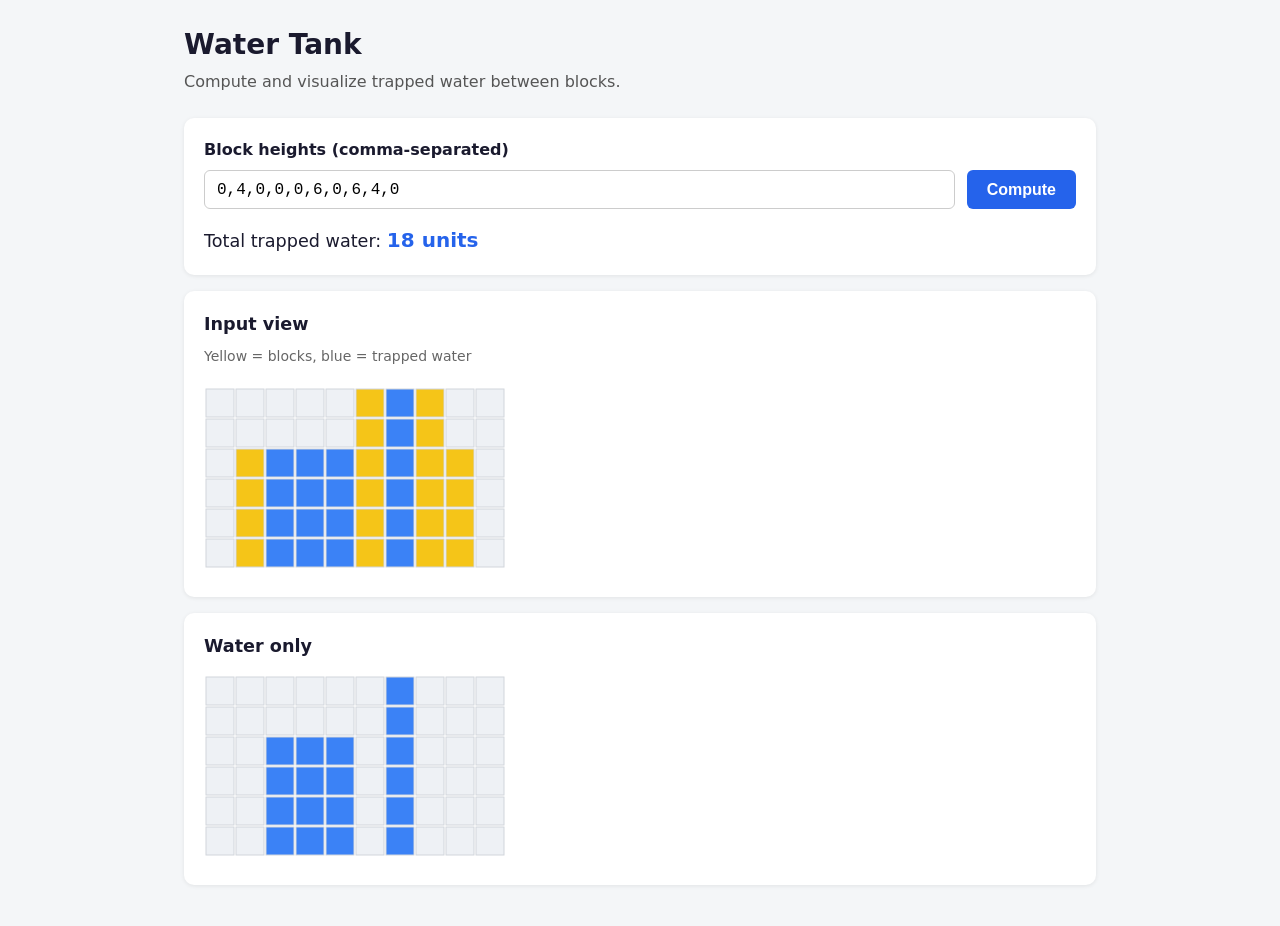
<file: water-tank/index.html>
<!DOCTYPE html>
<html lang="en">
  <head>
    <meta charset="UTF-8" />
    <meta name="viewport" content="width=device-width, initial-scale=1.0" />
    <title>Water Tank — Trapped Rain Water</title>
    <link rel="stylesheet" href="styles.css" />
  </head>
  <body>
    <main class="app">
      <header>
        <h1>Water Tank</h1>
        <p class="subtitle">Compute and visualize trapped water between blocks.</p>
      </header>

      <section class="panel controls">
        <label for="heights-input">Block heights (comma-separated)</label>
        <div class="row">
          <input
            id="heights-input"
            type="text"
            value="0,4,0,0,0,6,0,6,4,0"
            spellcheck="false"
          />
          <button type="button" id="compute-btn">Compute</button>
        </div>
        <p id="error-msg" class="error" hidden></p>
        <p class="result">
          Total trapped water:
          <strong id="total-water">—</strong>
        </p>
      </section>

      <section class="panel">
        <h2>Input view</h2>
        <p class="hint">Yellow = blocks, blue = trapped water</p>
        <div id="input-chart" class="chart" aria-label="Blocks with water"></div>
      </section>

      <section class="panel">
        <h2>Water only</h2>
        <div id="water-chart" class="chart" aria-label="Trapped water only"></div>
      </section>
    </main>
    <script src="app.js"></script>
  </body>
</html>
</file>
<file: water-tank/styles.css>
*,
*::before,
*::after {
  box-sizing: border-box;
}

body {
  margin: 0;
  font-family: system-ui, -apple-system, "Segoe UI", Roboto, sans-serif;
  background: #f4f6f8;
  color: #1a1a2e;
  line-height: 1.5;
}

.app {
  max-width: 960px;
  margin: 0 auto;
  padding: 1.5rem;
}

header h1 {
  margin: 0 0 0.25rem;
  font-size: 1.75rem;
}

.subtitle {
  margin: 0 0 1.5rem;
  color: #555;
}

.panel {
  background: #fff;
  border-radius: 10px;
  padding: 1.25rem;
  margin-bottom: 1rem;
  box-shadow: 0 1px 4px rgba(0, 0, 0, 0.08);
}

.panel h2 {
  margin: 0 0 0.5rem;
  font-size: 1.1rem;
}

.hint {
  margin: 0 0 0.75rem;
  font-size: 0.875rem;
  color: #666;
}

label {
  display: block;
  font-weight: 600;
  margin-bottom: 0.5rem;
}

.row {
  display: flex;
  gap: 0.75rem;
  flex-wrap: wrap;
}

input[type="text"] {
  flex: 1;
  min-width: 200px;
  padding: 0.6rem 0.75rem;
  border: 1px solid #ccc;
  border-radius: 6px;
  font-size: 1rem;
  font-family: ui-monospace, monospace;
}

button {
  padding: 0.6rem 1.25rem;
  border: none;
  border-radius: 6px;
  background: #2563eb;
  color: #fff;
  font-size: 1rem;
  font-weight: 600;
  cursor: pointer;
}

button:hover {
  background: #1d4ed8;
}

.error {
  color: #b91c1c;
  margin: 0.5rem 0 0;
  font-size: 0.9rem;
}

.result {
  margin: 1rem 0 0;
  font-size: 1.1rem;
}

.result strong {
  color: #2563eb;
  font-size: 1.25rem;
}

.chart {
  overflow-x: auto;
  padding: 0.5rem 0;
}

.chart svg {
  display: block;
}

.chart-empty {
  color: #888;
  font-style: italic;
}
</file>
